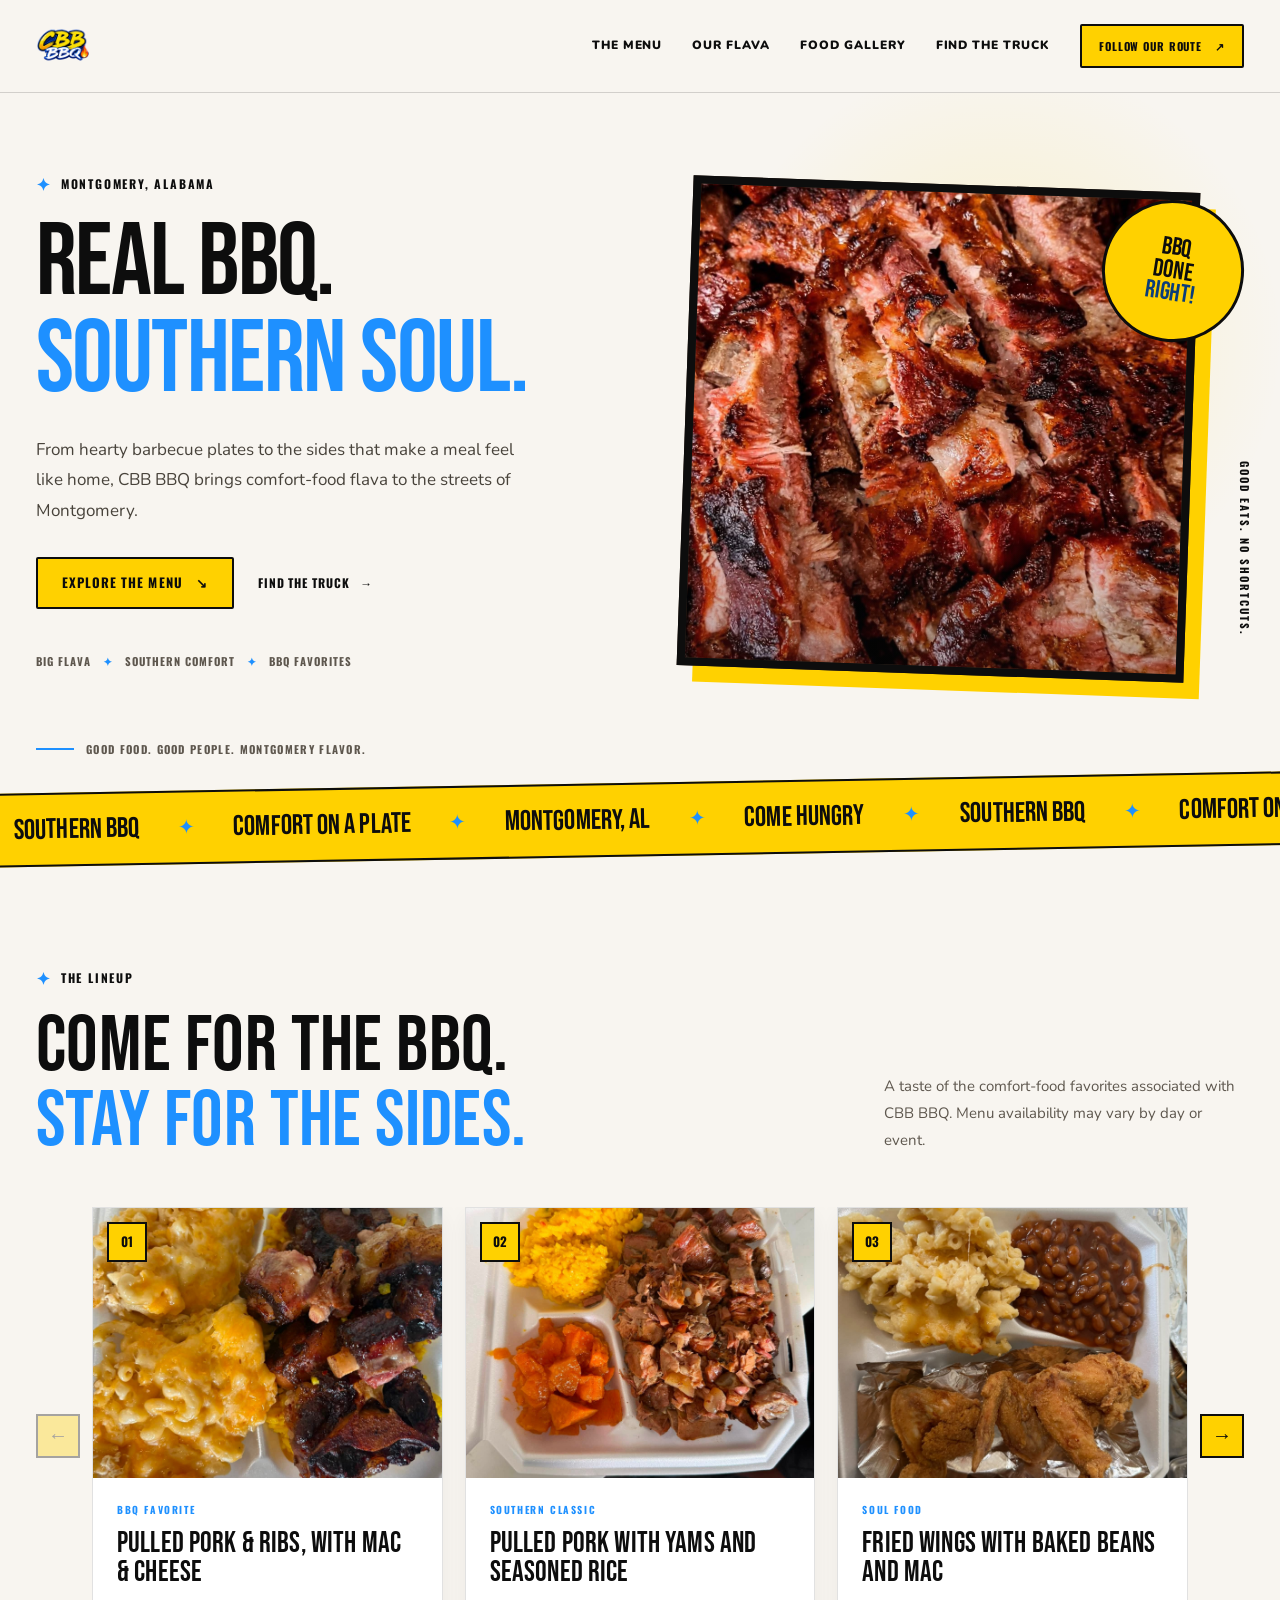
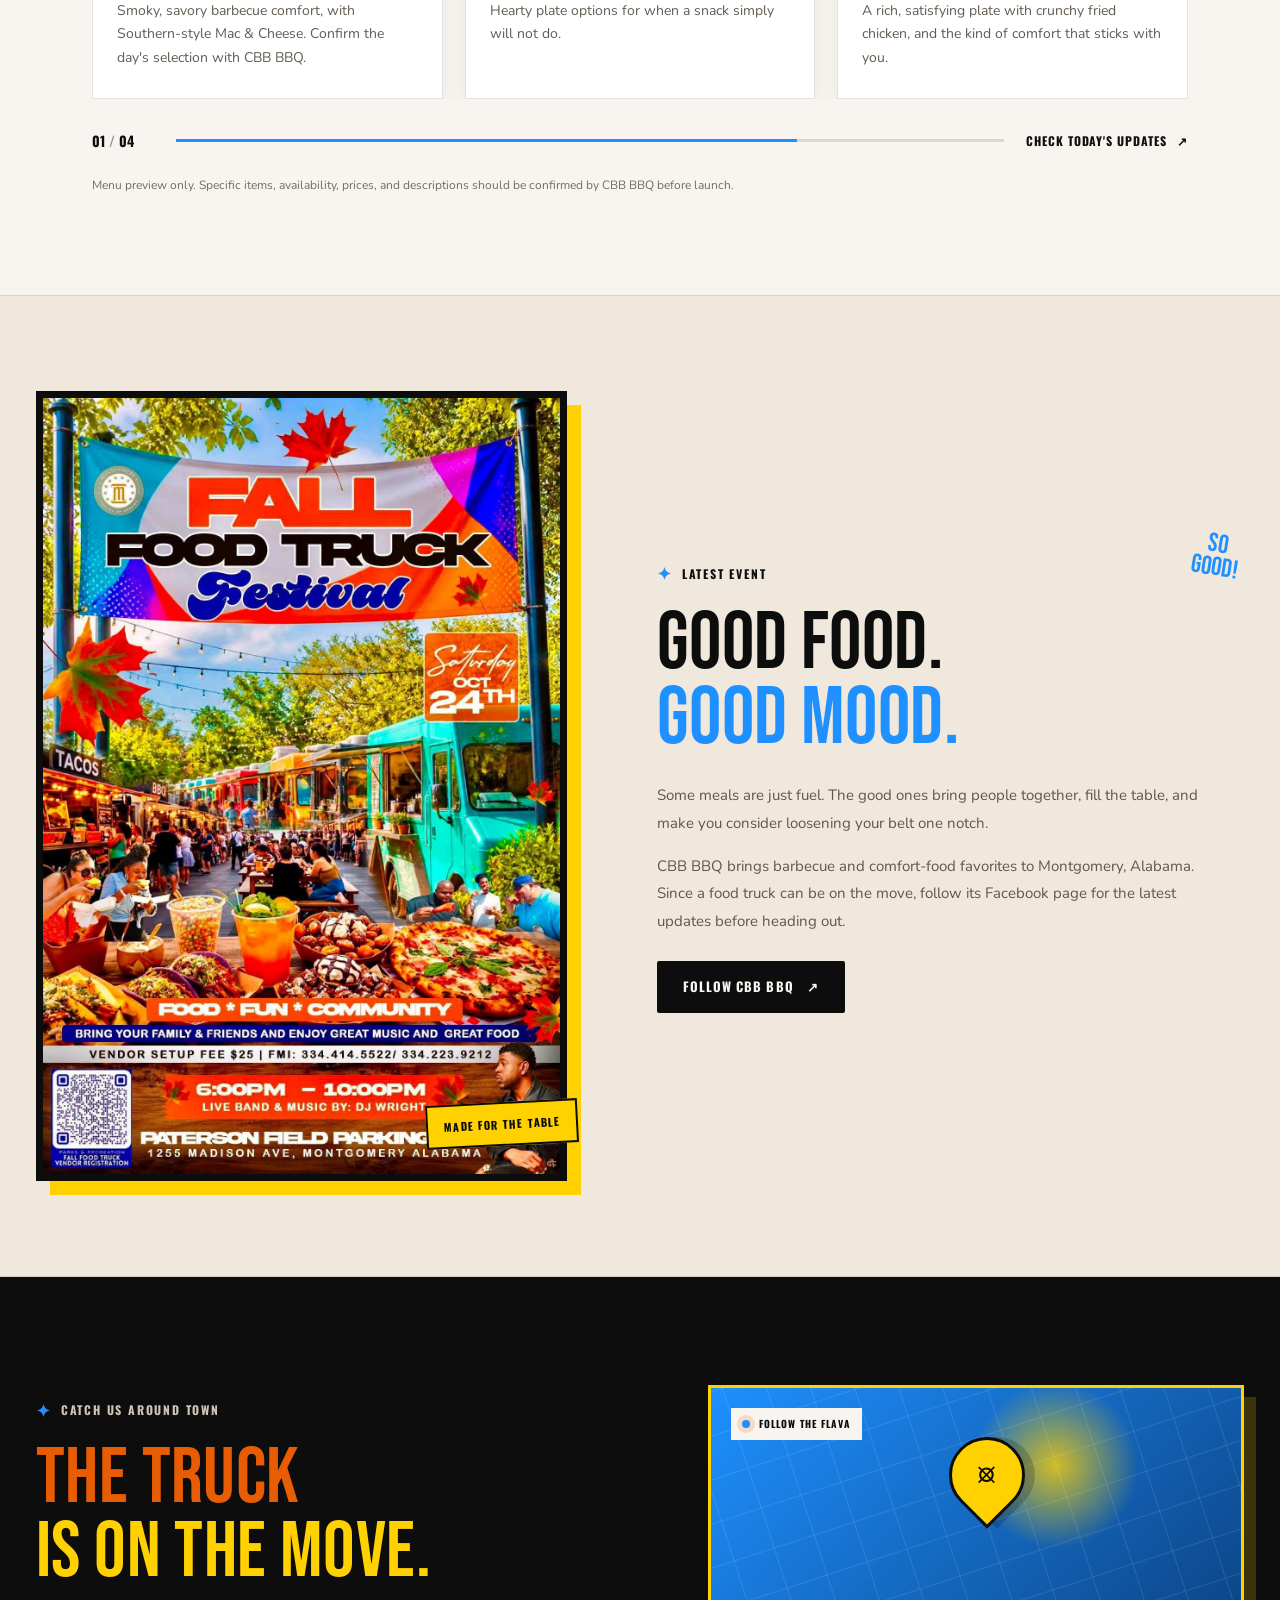
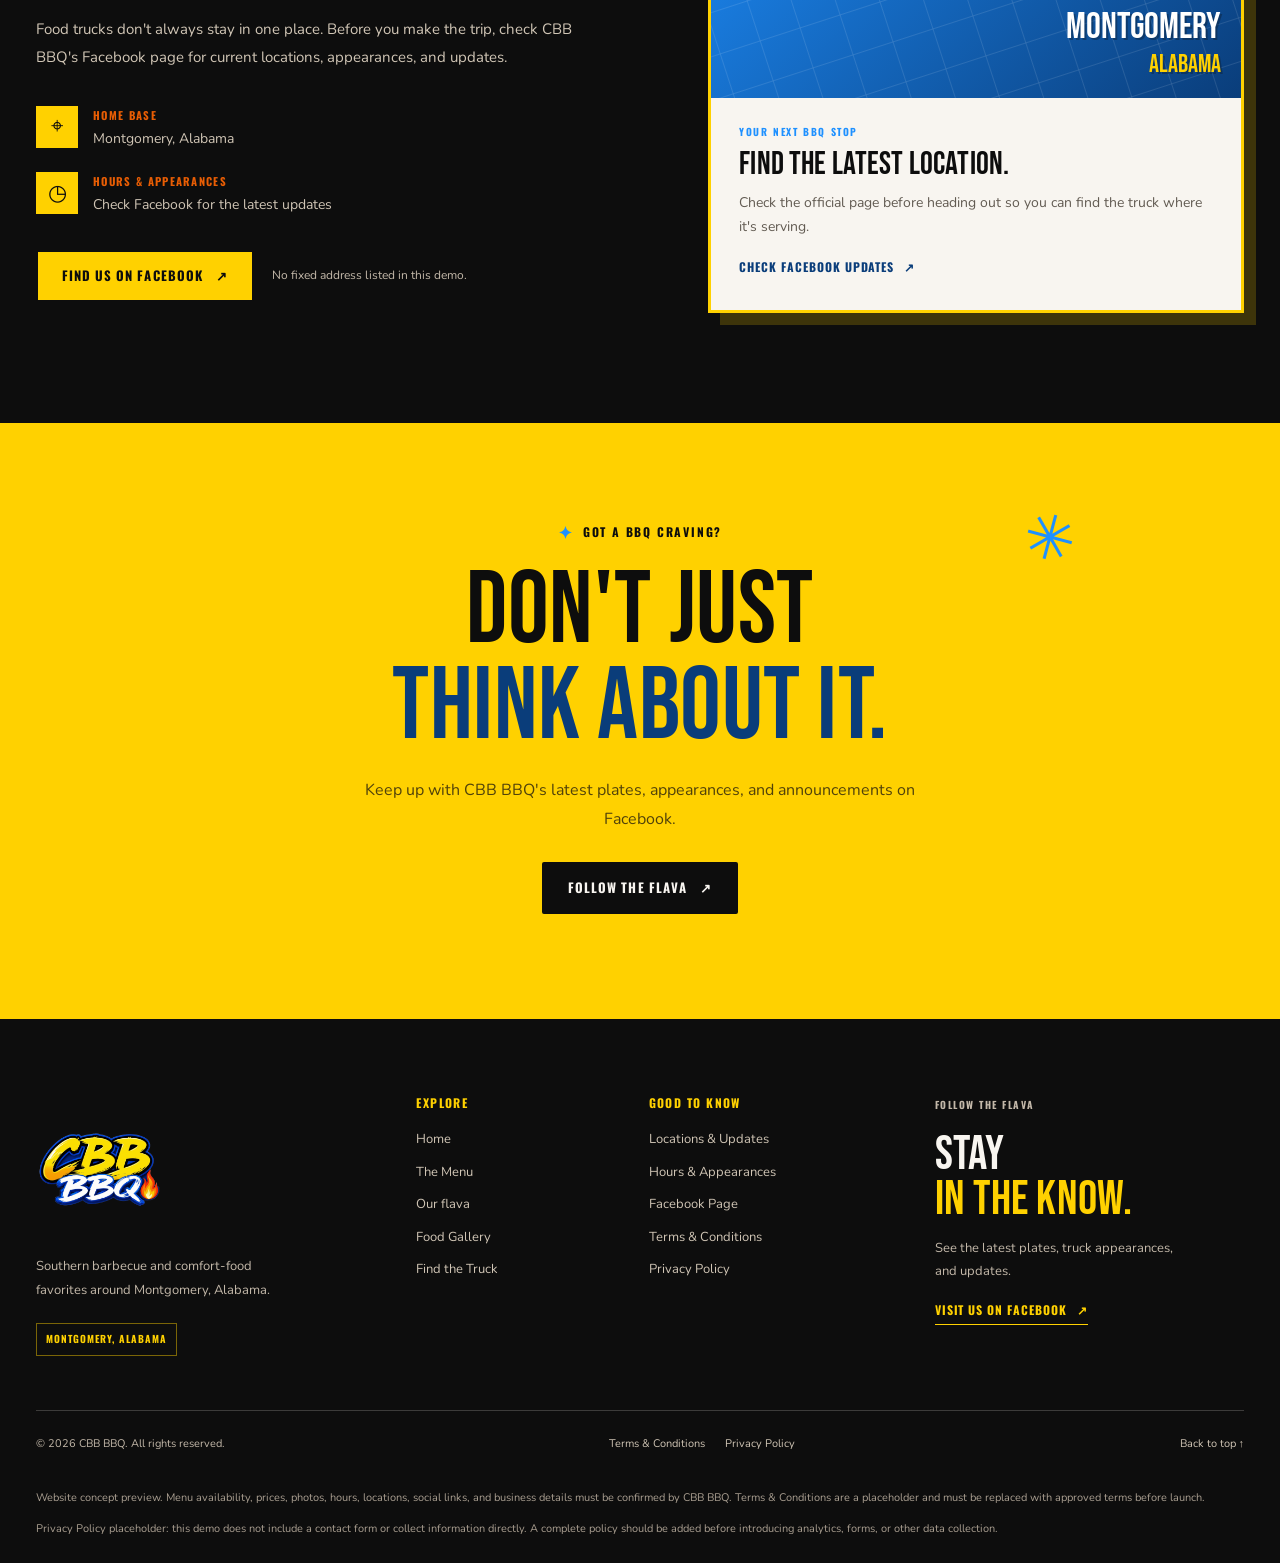
<file: public/index.html>
<!DOCTYPE html>
<html lang="en">
<head>
    <meta charset="UTF-8">
    <meta name="viewport" content="width=device-width, initial-scale=1.0">
    <meta name="description"
        content="Discover CBB BBQ in Montgomery, Alabama. Explore Southern barbecue favorites, comfort-food sides, and follow Facebook for food truck updates and locations.">
    <meta name="theme-color" content="#FFD100">
    
    <meta property="og:type" content="website">
    <meta property="og:title" content="CBB BBQ | Montgomery, Alabama">
    <meta property="og:description"
        content="Big barbecue flavor, Southern comfort, and CBB BBQ on the move in Montgomery, Alabama.">
    <!-- Add the live preview URL and approved social-preview image before publishing. -->
    <!-- <meta property="og:url" content="https://your-live-preview-url.example"> -->
    <!-- <meta property="og:image" content="./assets/img/cbb-social-preview.jpg"> -->

    <title>CBB BBQ | Southern BBQ in Montgomery, Alabama</title>

    <link rel="stylesheet" href="styles.css">
    <link rel="stylesheet" href="media.css">

    <link rel="icon" href="./assets/img/cbbBrandLogo.png">

    <link rel="preconnect" href="https://fonts.googleapis.com">
    <link rel="preconnect" href="https://fonts.gstatic.com" crossorigin>
    <link
        href="https://fonts.googleapis.com/css2?family=Bebas+Neue&family=Nunito:ital,wght@0,200..1000;1,200..1000&family=Oswald:wght@200..700&display=swap"
        rel="stylesheet">

    <script src="index.js" defer></script>
</head>
<body>
    <!-- ==== Navigation ==== -->
    <header class="site-header">
        <div class="nav-container">
            <a class="brand-mark" href="#heroSection" aria-label="CBB BBQ home">
                <!-- Replace with CBB BBQ's official logo file when available. -->
                <span  aria-hidden="true"><img class="brand-mark-logo" src="./assets/img/cbbBrandLogo.png" alt="CBB BBQ brand logo"></span>
            </a>

            <button class="nav-toggle" type="button" aria-label="Open navigation"
                aria-expanded="false" aria-controls="primaryNavigation">
                <span></span><span></span><span></span>
            </button>

            <nav class="primary-navigation" id="primaryNavigation" aria-label="Main navigation">
                <a href="#menuSection">The Menu</a>
                <a href="#storySection">Our Flava</a>
                <a href="#impressionMarqueeSection">Food Gallery</a>
                <a href="#findUsSection">Find the Truck</a>
                <a class="button button-nav" href="#findUsSection">Follow Our Route <span aria-hidden="true">↗</span></a>
            </nav>
        </div>
    </header>

    <main>
        <!-- ==== Hero Section ==== -->
        <section id="heroSection">
            <div class="hero-container">
                <div class="hero-copy">
                    <p class="eyebrow"><span class="eyebrow-flame" aria-hidden="true">✦</span> MONTGOMERY, ALABAMA</p>
                    <h1>REAL BBQ.<br><span>SOUTHERN SOUL.</span></h1>
                    <p class="hero-description">From hearty barbecue plates to the sides that make a meal feel like home, CBB BBQ brings comfort-food flava to the streets of Montgomery.</p>
                    <div class="hero-actions">
                        <a class="button button-primary" href="#menuSection">Explore the Menu <span aria-hidden="true">↘</span></a>
                        <a class="text-link" href="#findUsSection">Find the truck <span aria-hidden="true">→</span></a>
                    </div>
                    <div class="hero-stamp" aria-label="Big flavor, Southern comfort, BBQ favorites">
                        <span>BIG FLAVA</span><span class="stamp-star">✦</span><span>SOUTHERN COMFORT</span><span class="stamp-star">✦</span><span>BBQ FAVORITES</span>
                    </div>
                </div>

                <div class="hero-art" aria-label="Barbecue food showcase">
                    <div class="hero-image-frame">
                        <!-- Temporary stock image for the concept. Replace with a CBB BBQ photo if preferred. -->
                        <img src="./assets/img/bbqPieces.jpg"
                             alt="Smoky barbecue ribs served with a savory glaze" fetchpriority="high">
                    </div>
                    <div class="hero-burst" aria-hidden="true">BBQ<br>DONE<br><span>RIGHT!</span></div>
                    <div class="hero-side-note">GOOD EATS. NO SHORTCUTS.</div>
                </div>
                <div class="hero-bottom-note"><span class="note-line"></span> GOOD FOOD. GOOD PEOPLE. MONTGOMERY FLAVOR.</div>
            </div>
        </section>

        <!-- ==== Flavor Marquee Section ==== -->
        <section id="flavorMarqueeSection" aria-label="CBB BBQ flavor highlights">
            <div class="flavor-marquee-track">
                <div class="flavor-marquee-content">
                    <span>SOUTHERN BBQ</span><span class="marquee-star">✦</span>
                    <span>COMFORT ON A PLATE</span><span class="marquee-star">✦</span>
                    <span>MONTGOMERY, AL</span><span class="marquee-star">✦</span>
                    <span>COME HUNGRY</span><span class="marquee-star">✦</span>
                </div>
                <div class="flavor-marquee-content" aria-hidden="true">
                    <span>SOUTHERN BBQ</span><span class="marquee-star">✦</span>
                    <span>COMFORT ON A PLATE</span><span class="marquee-star">✦</span>
                    <span>MONTGOMERY, AL</span><span class="marquee-star">✦</span>
                    <span>COME HUNGRY</span><span class="marquee-star">✦</span>
                </div>
            </div>
        </section>

        <!-- ==== Menu / Food Carousel Section ==== -->
        <section id="menuSection">
            <div class="menu-container">
                <div class="section-heading menu-heading">
                    <div>
                        <p class="eyebrow"><span class="eyebrow-flame" aria-hidden="true">✦</span> THE LINEUP</p>
                        <h2>COME FOR THE BBQ.<br><span>STAY FOR THE SIDES.</span></h2>
                    </div>
                    <p class="section-intro">A taste of the comfort-food favorites associated with CBB BBQ. Menu availability may vary by day or event.</p>
                </div>

                <div class="menu-carousel">
                    <button class="carousel-arrow carousel-prev" type="button" aria-label="Previous menu items">←</button>
                    <div class="menu-carousel-window">
                        <div class="menu-carousel-track">
                            <article class="menu-card">
                                <div class="menu-card-image">
                                    <img src="./assets/img/bbqMac.jpg" alt="Boneless BBQ bites with Mac & Cheese" loading="lazy">
                                    <span class="menu-card-number">01</span>
                                </div>
                                <div class="menu-card-copy"><p class="card-kicker">BBQ FAVORITE</p><h3>Pulled Pork & Ribs, with Mac & Cheese</h3><p>Smoky, savory barbecue comfort, with Southern-style Mac & Cheese. Confirm the day's selection with CBB BBQ.</p></div>
                            </article>
                            <article class="menu-card">
                                <div class="menu-card-image">
                                    <img src="./assets/img/bbqYammyRice.jpg" alt="Seasoned chicken prepared for a hearty meal" loading="lazy">
                                    <span class="menu-card-number">02</span>
                                </div>
                                <div class="menu-card-copy"><p class="card-kicker">SOUTHERN CLASSIC</p><h3>Pulled Pork with Yams and Seasoned Rice</h3><p>Hearty plate options for when a snack simply will not do.</p></div>
                            </article>
                            <article class="menu-card">
                                <div class="menu-card-image">
                                    <img src="./assets/img/bbqWings.jpg" alt="Comforting fried chicken dish served warm" loading="lazy">
                                    <span class="menu-card-number">03</span>
                                </div>
                                <div class="menu-card-copy"><p class="card-kicker">SOUL FOOD</p><h3>Fried Wings with Baked Beans and Mac</h3><p>A rich, satisfying plate with crunchy fried chicken, and the kind of comfort that sticks with you.</p></div>
                            </article>
                            <article class="menu-card">
                                <div class="menu-card-image">
                                    <img src="./assets/img/bbqCabbage.jpg" alt="Colorful side dishes served family style" loading="lazy">
                                    <span class="menu-card-number">04</span>
                                </div>
                                <div class="menu-card-copy"><p class="card-kicker">THE SIDEKICKS</p><h3>Cabbage & Baked Beans</h3><p>Classic sides that help turn a good plate into a full Southern spread.</p></div>
                            </article>
                        </div>
                    </div>
                    <button class="carousel-arrow carousel-next" type="button" aria-label="Next menu items">→</button>
                </div>
                <div class="carousel-footer">
                    <span class="carousel-status">01 <span>/</span> 06</span>
                    <div class="carousel-progress" aria-hidden="true"><span></span></div>
                    <a class="text-link" href="#findUsSection">Check today's updates <span aria-hidden="true">↗</span></a>
                </div>
                <p class="menu-disclaimer">Menu preview only. Specific items, availability, prices, and descriptions should be confirmed by CBB BBQ before launch.</p>
            </div>
        </section>

        <!-- ==== Story / Brand Section ==== -->
        <section id="storySection">
            <div class="story-container">
                <div class="story-image-wrap">
                    <!-- Temporary stock image; replace with an approved photo from CBB BBQ's Facebook page. -->
                    <img src="./assets/img/foodtruckEvent.jpg" alt="Barbecue meal prepared for sharing" loading="lazy">
                    <span class="story-image-label">MADE FOR THE TABLE</span>
                </div>
                <div class="story-copy">
                    <p class="eyebrow"><span class="eyebrow-flame" aria-hidden="true">✦</span>Latest Event</p>
                    <h2>GOOD FOOD.<br><span>GOOD MOOD.</span></h2>
                    <p>Some meals are just fuel. The good ones bring people together, fill the table, and make you consider loosening your belt one notch.</p>
                    <p>CBB BBQ brings barbecue and comfort-food favorites to Montgomery, Alabama. Since a food truck can be on the move, follow its Facebook page for the latest updates before heading out.</p>
                    <a class="button button-dark" href="https://www.facebook.com/profile.php?id=61580256716660&sk=photos">Follow CBB BBQ <span aria-hidden="true">↗</span></a>
                    <div class="story-doodle" aria-hidden="true">SO<br>GOOD!</div>
                </div>
            </div>
        </section>



        <!-- ==== Food Truck Updates Section ==== -->
        <section id="findUsSection">
            <div class="visit-container">
                <div class="visit-copy">
                    <p class="eyebrow"><span class="eyebrow-flame" aria-hidden="true">✦</span> CATCH US AROUND TOWN</p>
                    <h2>THE TRUCK<br><span>IS ON THE MOVE.</span></h2>
                    <p>Food trucks don't always stay in one place. Before you make the trip, check CBB BBQ's Facebook page for current locations, appearances, and updates.</p>
                    <div class="visit-details">
                        <div class="visit-detail">
                            <span class="detail-icon" aria-hidden="true">⌖</span>
                            <div><strong>HOME BASE</strong><span>Montgomery, Alabama</span></div>
                        </div>
                        <div class="visit-detail">
                            <span class="detail-icon" aria-hidden="true">◷</span>
                            <div><strong>HOURS & APPEARANCES</strong><span>Check Facebook for the latest updates</span></div>
                        </div>
                    </div>
                    <div class="visit-actions">
                        <!-- TODO: Replace with the official CBB BBQ Facebook page URL. -->
                        <a class="button button-primary" href="https://www.facebook.com/profile.php?id=61580256716660&sk=photos">Find Us on Facebook <span aria-hidden="true">↗</span></a>
                        <span class="visit-note">No fixed address listed in this demo.</span>
                    </div>
                </div>
                <div class="visit-map-card">
                    <div class="map-card-art">
                        <div class="map-grid" aria-hidden="true"></div>
                        <div class="map-pin" aria-hidden="true">⌖</div>
                        <div class="map-card-label"><span class="map-pulse"></span> FOLLOW THE FLAVA</div>
                        <div class="map-card-city">MONTGOMERY<br><span>ALABAMA</span></div>
                    </div>
                    <div class="map-card-copy">
                        <p class="card-kicker">YOUR NEXT BBQ STOP</p>
                        <h3>Find the latest location.</h3>
                        <p>Check the official page before heading out so you can find the truck where it's serving.</p>
                        <a class="text-link" href="https://www.facebook.com/profile.php?id=61580256716660&sk=photos">Check Facebook updates <span aria-hidden="true">↗</span></a>
                    </div>
                </div>
            </div>
        </section>

        <!-- ==== Order / Contact CTA Section ==== -->
        <section id="orderSection">
            <div class="order-container">
                <p class="eyebrow"><span class="eyebrow-flame" aria-hidden="true">✦</span> GOT A BBQ CRAVING?</p>
                <h2>DON'T JUST<br><span>THINK ABOUT IT.</span></h2>
                <p>Keep up with CBB BBQ's latest plates, appearances, and announcements on Facebook.</p>
                <a class="button button-dark" href="https://www.facebook.com/profile.php?id=61580256716660&sk=photos">Follow the flava <span aria-hidden="true">↗</span></a>
                <div class="order-spark" aria-hidden="true">✳</div>
            </div>
        </section>
    </main>

    <!-- ==== Footer ==== -->
    <footer id="footerSection">
        <div class="footer-container">
            <div class="footer-main">
                <div class="footer-brand">
                    <a class="brand-mark footer-brand-mark" href="#heroSection" aria-label="CBB BBQ home">
                        <span  aria-hidden="true"><img class="brand-mark-logo" src="./assets/img/cbbBrandLogo.png" alt="Brand Logo of CBB BBQ"></span>
                    </a>
                    <p>Southern barbecue and comfort-food favorites around Montgomery, Alabama.</p>
                    <span class="footer-location-tag">MONTGOMERY, ALABAMA</span>
                </div>
                <div class="footer-nav-group">
                    <h3>EXPLORE</h3>
                    <a href="#heroSection">Home</a>
                    <a href="#menuSection">The Menu</a>
                    <a href="#storySection">Our flava</a>
                    <a href="#impressionMarqueeSection">Food Gallery</a>
                    <a href="#findUsSection">Find the Truck</a>
                </div>
                <div class="footer-nav-group">
                    <h3>GOOD TO KNOW</h3>
                    <a href="#findUsSection">Locations & Updates</a>
                    <a href="#findUsSection">Hours & Appearances</a>
                    <a href="https://www.facebook.com/profile.php?id=61580256716660&sk=photos">Facebook Page</a>
                    <a href="#termsNotice" data-policy-link="terms">Terms & Conditions</a>
                    <a href="#privacyNotice" data-policy-link="privacy">Privacy Policy</a>
                </div>
                <div class="footer-contact">
                    <p class="eyebrow">FOLLOW THE FLAVA</p>
                    <h2>STAY<br><span>IN THE KNOW.</span></h2>
                    <p>See the latest plates, truck appearances, and updates.</p>
                    <!-- TODO: Replace href with CBB BBQ's verified Facebook page URL. -->
                    <a class="footer-social-link" id="facebookLink" href="https://www.facebook.com/profile.php?id=61580256716660&sk=photos" target="_blank" rel="noopener noreferrer">Visit us on Facebook <span aria-hidden="true">↗</span></a>
                </div>
            </div>

            <div class="footer-bottom">
                <p>© <span id="currentYear">2026</span> CBB BBQ. All rights reserved.</p>
                <div class="footer-legal">
                    <a href="#termsNotice" data-policy-link="terms">Terms & Conditions</a>
                    <a href="#privacyNotice" data-policy-link="privacy">Privacy Policy</a>
                </div>
                <a class="back-to-top" href="#heroSection">Back to top ↑</a>
            </div>

            <p class="footer-demo-note" id="termsNotice">Website concept preview. Menu availability, prices, photos, hours, locations, social links, and business details must be confirmed by CBB BBQ. Terms & Conditions are a placeholder and must be replaced with approved terms before launch.</p>
            <p class="footer-demo-note" id="privacyNotice">Privacy Policy placeholder: this demo does not include a contact form or collect information directly. A complete policy should be added before introducing analytics, forms, or other data collection.</p>
        </div>
    </footer>
</body>
</html>
</file>
<file: public/styles.css>
/* =========================================================
   CBB BBQ
   Desktop-first stylesheet
   ========================================================= */

:root {
    /* Primary – that screaming logo yellow */
    --theme-color: #FFD100;
    --dark-theme-color: #C9A000;

    /* Deep electric blue from the flames and “MENU” splash */
    --tertiary-theme-color: #1E90FF;
    --tertiary-dark-color: #0A3D7A;

    /* Warm smoke / charcoal accent for buttons and CTAs */
    --secondary-theme-color: #E85D04;
    --secondary-dark-color: #7A2E00;

    /* High-energy highlight (almost white-hot) */
    --accent-color: #fff3b0c2;
    --accent-dark-color: #D4A017;

    /* Interactive hover – keep it sunny */
    --hover-color: #FFE566;
    --hover-sec-color: #B8860B;

    /* Neutrals that actually work with food photos */
    --mono-color: #F8F5F0;
    --ohno-color: #0D0D0D;

    /* Fonts */
    --font-heading: "Bebas Neue", sans-serif;
    --font-body: "Nunito", sans-serif;
    --font-tertiary: "Oswald", sans-serif;

    --page-width: 1240px;
    --section-space: 108px;
    --header-height: 92px;
    --border-color: rgba(13, 13, 13, 0.16);
    --shadow-soft: 0 18px 45px rgba(13, 13, 13, 0.12);
}

* {
    box-sizing: border-box;
    scrollbar-width: auto;
    scrollbar-color: var(--theme-color) var(--mono-color);
}

*::-webkit-scrollbar { width: 16px; }
*::-webkit-scrollbar-track { background: var(--mono-color); }
*::-webkit-scrollbar-thumb {
    background-color: var(--theme-color);
    border-radius: 10px;
    border: 3px solid var(--mono-color);
}

html {
    scroll-behavior: smooth;
    scroll-padding-top: calc(var(--header-height) + 18px);
}

body {
    margin: 0;
    color: var(--ohno-color);
    background: var(--mono-color);
    font-family: var(--font-body);
    font-size: 16px;
    line-height: 1.65;
    overflow-x: hidden;
}

body.nav-open { overflow: hidden; }

img, video {
    display: block;
    max-width: 100%;
}

img { object-fit: cover; }

a {
    color: inherit;
    text-decoration: none;
}

button, input, textarea, select { font: inherit; }

button, a { -webkit-tap-highlight-color: transparent; }

button { cursor: pointer; }

button:focus-visible, a:focus-visible {
    outline: 3px solid var(--secondary-theme-color);
    outline-offset: 4px;
}

::selection {
    color: var(--ohno-color);
    background: var(--theme-color);
}

.site-header {
    position: sticky;
    top: 0;
    z-index: 1000;
    background: rgba(248, 245, 240, 0.96);
    border-bottom: 1px solid var(--border-color);
    backdrop-filter: blur(14px);
}

.nav-container {
    width: min(calc(100% - 72px), var(--page-width));
    min-height: var(--header-height);
    margin: 0 auto;
    display: flex;
    align-items: center;
    justify-content: space-between;
    gap: 36px;
}

.brand-mark {
    display: inline-flex;
    align-items: center;
    gap: 11px;
    flex-shrink: 0;
    text-decoration: none;
}



.brand-mark-logo {
    display: block;
    width: 100%;
    height: auto;
    max-height: 64px;
    object-fit: contain;
    object-position: left center;
    border-radius: 0;
}

.brand-mark-icon {
    width: 48px;
    height: 48px;
    display: grid;
    place-items: center;
    color: var(--ohno-color);
    background: var(--theme-color);
    border: 2px solid var(--ohno-color);
    box-shadow: 4px 4px 0 var(--ohno-color);
    font-family: var(--font-heading);
    font-size: 22px;
    line-height: 1;
    transform: rotate(-4deg);
}

.brand-mark-name {
    font-family: var(--font-heading);
    font-size: 28px;
    line-height: 0.95;
    letter-spacing: 0.02em;
}

.brand-mark-name strong {
    color: var(--tertiary-theme-color);
    font-weight: 400;
}

.primary-navigation {
    display: flex;
    align-items: center;
    justify-content: flex-end;
    gap: 30px;
}

.primary-navigation > a:not(.button) {
    position: relative;
    font-size: 12px;
    font-weight: 900;
    letter-spacing: 0.08em;
    text-transform: uppercase;
}

.primary-navigation > a:not(.button)::after {
    content: "";
    position: absolute;
    right: 0;
    bottom: -7px;
    left: 0;
    height: 2px;
    background: var(--tertiary-theme-color);
    transform: scaleX(0);
    transform-origin: left;
    transition: transform 180ms ease;
}

.primary-navigation > a:not(.button):hover::after { transform: scaleX(1); }

.nav-toggle {
    display: none;
    width: 46px;
    height: 46px;
    padding: 10px;
    align-items: center;
    justify-content: center;
    flex-direction: column;
    gap: 6px;
    color: var(--ohno-color);
    background: var(--theme-color);
    border: 2px solid var(--ohno-color);
    border-radius: 2px;
}

.nav-toggle span {
    width: 21px;
    height: 2px;
    background: currentColor;
    transition: transform 180ms ease, opacity 180ms ease;
}

.nav-toggle.is-active span:first-child { transform: translateY(8px) rotate(45deg); }
.nav-toggle.is-active span:nth-child(2) { opacity: 0; }
.nav-toggle.is-active span:last-child { transform: translateY(-8px) rotate(-45deg); }

.button {
    min-height: 52px;
    padding: 0 24px;
    display: inline-flex;
    align-items: center;
    justify-content: center;
    gap: 13px;
    border: 2px solid var(--ohno-color);
    border-radius: 2px;
    font-family: var(--font-tertiary);
    font-size: 13px;
    font-weight: 700;
    letter-spacing: 0.08em;
    text-transform: uppercase;
    transition: background 180ms ease, color 180ms ease, transform 180ms ease, box-shadow 180ms ease;
}

.button:hover {
    transform: translate(-2px, -2px);
    box-shadow: 4px 4px 0 var(--ohno-color);
}

.button-primary, .button-nav {
    color: var(--ohno-color);
    background: var(--theme-color);
}

.button-primary:hover, .button-nav:hover { background: var(--hover-color); }

.button-dark {
    color: var(--mono-color);
    background: var(--ohno-color);
}

.button-dark:hover {
    color: var(--ohno-color);
    background: var(--theme-color);
}

.button-nav {
    min-height: 44px;
    padding: 0 17px;
    font-size: 11px;
}

/* ==== Shared Typography ==== */

.eyebrow {
    margin: 0 0 18px;
    display: flex;
    align-items: center;
    gap: 9px;
    font-family: var(--font-tertiary);
    font-size: 12px;
    font-weight: 700;
    letter-spacing: 0.15em;
    text-transform: uppercase;
}

.eyebrow-flame { color: var(--tertiary-theme-color); font-size: 17px; }

h1, h2, h3, p { margin-top: 0; }

h1, h2, h3 {
    font-family: var(--font-heading);
    font-weight: 400;
    line-height: 0.94;
    letter-spacing: 0.005em;
}

h1 span, h2 span { color: var(--tertiary-theme-color); }

.text-link {
    display: inline-flex;
    align-items: center;
    gap: 10px;
    font-family: var(--font-tertiary);
    font-size: 12px;
    font-weight: 700;
    letter-spacing: 0.08em;
    text-transform: uppercase;
}

.text-link span, .text-link > span { transition: transform 180ms ease; }
.text-link:hover span { transform: translate(3px, -2px); }

/* ==== Hero Section ==== */

#heroSection {
    position: relative;
    background:
        radial-gradient(circle at 78% 36%, rgba(255, 209, 0, 0.17), transparent 26%),
        var(--mono-color);
}

.hero-container {
    position: relative;
    width: min(calc(100% - 72px), var(--page-width));
    min-height: 690px;
    margin: 0 auto;
    padding: 64px 0 82px;
    display: grid;
    grid-template-columns: 0.94fr 1.06fr;
    align-items: center;
    gap: 56px;
}

.hero-copy { position: relative; z-index: 2; padding-bottom: 18px; }

.hero-copy h1 {
    margin: 0;
    font-size: clamp(76px, 8vw, 112px);
    letter-spacing: -0.015em;
}

.hero-description {
    max-width: 480px;
    margin: 26px 0 30px;
    color: #48433B;
    font-size: 17px;
    line-height: 1.8;
}

.hero-actions {
    display: flex;
    align-items: center;
    flex-wrap: wrap;
    gap: 24px;
}

.hero-stamp {
    margin-top: 43px;
    display: flex;
    align-items: center;
    flex-wrap: wrap;
    gap: 12px;
    color: #5E574E;
    font-family: var(--font-tertiary);
    font-size: 11px;
    font-weight: 700;
    letter-spacing: 0.09em;
}

.stamp-star { color: var(--tertiary-theme-color); }

.hero-art {
    position: relative;
    min-height: 510px;
    display: flex;
    align-items: center;
    justify-content: center;
}

.hero-image-frame {
    position: relative;
    width: 83%;
    height: 490px;
    overflow: hidden;
    background: #39271C;
    border: 8px solid var(--ohno-color);
    box-shadow: 16px 16px 0 var(--theme-color);
    transform: rotate(2deg);
}

.hero-image-frame::after {
    content: "";
    position: absolute;
    inset: 0;
    background: linear-gradient(180deg, transparent 58%, rgba(13, 13, 13, 0.28));
    pointer-events: none;
}

.hero-image-frame img {
    width: 100%;
    height: 100%;
    object-fit: cover;
}

.hero-burst {
    position: absolute;
    top: 5%;
    right: 0;
    z-index: 2;
    width: 142px;
    height: 142px;
    display: flex;
    align-items: center;
    justify-content: center;
    flex-direction: column;
    color: var(--ohno-color);
    background: var(--theme-color);
    border: 3px solid var(--ohno-color);
    border-radius: 50%;
    font-family: var(--font-heading);
    font-size: 25px;
    line-height: 0.9;
    text-align: center;
    transform: rotate(9deg);
}

.hero-burst span { color: var(--tertiary-dark-color); }

.hero-side-note {
    position: absolute;
    right: -10px;
    bottom: 48px;
    writing-mode: vertical-rl;
    color: var(--ohno-color);
    font-family: var(--font-tertiary);
    font-size: 11px;
    font-weight: 700;
    letter-spacing: 0.18em;
}

.hero-bottom-note {
    position: absolute;
    right: 0;
    bottom: 25px;
    left: 0;
    display: flex;
    align-items: center;
    gap: 12px;
    color: #5E574E;
    font-family: var(--font-tertiary);
    font-size: 11px;
    font-weight: 700;
    letter-spacing: 0.12em;
}

.note-line { width: 38px; height: 2px; background: var(--tertiary-theme-color); }

/* ==== Flavor Marquee ==== */

#flavorMarqueeSection {
    overflow: hidden;
    color: var(--ohno-color);
    background: var(--theme-color);
    border-top: 2px solid var(--ohno-color);
    border-bottom: 2px solid var(--ohno-color);
    transform: rotate(-1deg) scale(1.01);
}

.flavor-marquee-track {
    width: max-content;
    display: flex;
    animation: flavor-scroll 28s linear infinite;
}

.flavor-marquee-content {
    display: flex;
    align-items: center;
    gap: 38px;
    padding: 18px 20px;
    white-space: nowrap;
}

.flavor-marquee-content span:not(.marquee-star) {
    font-family: var(--font-heading);
    font-size: 28px;
    line-height: 1;
}

.marquee-star { color: var(--tertiary-theme-color); font-size: 20px; }

@keyframes flavor-scroll {
    from { transform: translateX(0); }
    to { transform: translateX(-50%); }
}

/* ==== Menu / Food Carousel ==== */

#menuSection { padding: var(--section-space) 0 100px; }

.menu-container, .story-container, .reviews-container, .visit-container, .footer-container {
    width: min(calc(100% - 72px), var(--page-width));
    margin: 0 auto;
}

.section-heading {
    margin-bottom: 48px;
    display: flex;
    align-items: flex-end;
    justify-content: space-between;
    gap: 50px;
}

.section-heading h2, .reviews-heading h2, .visit-copy h2 {
    margin: 0;
    font-size: clamp(60px, 6.2vw, 86px);
}

.section-intro {
    max-width: 360px;
    margin: 0 0 5px;
    color: #5E574E;
    font-size: 15px;
    line-height: 1.8;
}

.menu-carousel {
    position: relative;
    margin-top: 10px;
}

.menu-carousel-window {
    margin: 0 56px;
    overflow: hidden;
}

.menu-carousel-track {
    display: flex;
    align-items: stretch;
    gap: 22px;
    transition: transform 420ms cubic-bezier(0.2, 0.75, 0.25, 1);
    will-change: transform;
}

.menu-card {
    min-width: calc((100% - 44px) / 3);
    overflow: hidden;
    background: #FFFFFF;
    border: 1px solid rgba(13, 13, 13, 0.12);
    box-shadow: 0 8px 24px rgba(13, 13, 13, 0.055);
}

.menu-card-image {
    position: relative;
    height: 270px;
    overflow: hidden;
    background: #D8C7B2;
}

.menu-card-image img {
    width: 100%;
    height: 100%;
    transition: transform 400ms ease;
}

.menu-card:hover .menu-card-image img { transform: scale(1.055); }

.menu-card-number {
    position: absolute;
    top: 14px;
    left: 14px;
    width: 40px;
    height: 40px;
    display: grid;
    place-items: center;
    color: var(--ohno-color);
    background: var(--theme-color);
    border: 2px solid var(--ohno-color);
    font-family: var(--font-tertiary);
    font-size: 13px;
    font-weight: 700;
}

.menu-card-copy { padding: 24px 24px 28px; }

.card-kicker {
    margin: 0 0 10px;
    color: var(--tertiary-theme-color);
    font-family: var(--font-tertiary);
    font-size: 10px;
    font-weight: 700;
    letter-spacing: 0.16em;
    text-transform: uppercase;
}

.menu-card-copy h3 {
    margin: 0 0 12px;
    font-size: 29px;
    line-height: 1;
}

.menu-card-copy p:last-child {
    margin: 0;
    color: #625B52;
    font-size: 14px;
    line-height: 1.7;
}

.carousel-arrow {
    position: absolute;
    top: 42%;
    z-index: 3;
    width: 44px;
    height: 44px;
    display: grid;
    place-items: center;
    color: var(--ohno-color);
    background: var(--theme-color);
    border: 2px solid var(--ohno-color);
    font-size: 20px;
    transition: color 180ms ease, background 180ms ease;
}

.carousel-arrow:hover { color: var(--mono-color); background: var(--ohno-color); }
.carousel-prev { left: 0; }
.carousel-next { right: 0; }
.carousel-arrow:disabled { opacity: 0.35; cursor: not-allowed; }

.carousel-footer {
    margin: 30px 56px 0;
    display: flex;
    align-items: center;
    gap: 22px;
}

.carousel-status {
    min-width: 62px;
    font-family: var(--font-tertiary);
    font-size: 14px;
    font-weight: 700;
}

.carousel-status span { color: #93897C; }

.carousel-progress {
    height: 3px;
    flex: 1;
    overflow: hidden;
    background: #DED6CB;
}

.carousel-progress span {
    width: 16.666%;
    height: 100%;
    display: block;
    background: var(--tertiary-theme-color);
    transition: width 250ms ease;
}

.menu-disclaimer {
    margin: 24px 56px 0;
    color: #746B60;
    font-size: 12px;
    line-height: 1.6;
}

/* ==== Story / Brand Section ==== */

#storySection {
    padding: 95px 0;
    background: #F0E8DC;
    border-top: 1px solid rgba(13, 13, 13, 0.1);
    border-bottom: 1px solid rgba(13, 13, 13, 0.1);
}

.story-container {
    display: grid;
    grid-template-columns: 0.95fr 1.05fr;
    align-items: center;
    gap: 90px;
}

.story-image-wrap {
    position: relative;
    height: 100%;
    background: #C9B49C;
    border: 7px solid var(--ohno-color);
    box-shadow: 14px 14px 0 var(--theme-color);
}

.story-image-wrap img { width: 100%; height: 100%; }

.story-image-label {
    position: absolute;
    right: -18px;
    bottom: 28px;
    padding: 11px 16px;
    color: var(--ohno-color);
    background: var(--theme-color);
    border: 2px solid var(--ohno-color);
    font-family: var(--font-tertiary);
    font-size: 11px;
    font-weight: 700;
    letter-spacing: 0.1em;
    transform: rotate(-3deg);
}

.story-copy { position: relative; }

.story-copy h2 {
    margin: 0 0 25px;
    font-size: clamp(62px, 6.3vw, 88px);
}

.story-copy > p:not(.eyebrow) {
    max-width: 570px;
    color: #5E574E;
    font-size: 15px;
    line-height: 1.85;
}

.story-copy .button { margin-top: 10px; }

.story-doodle {
    position: absolute;
    top: -26px;
    right: 5px;
    color: var(--tertiary-theme-color);
    font-family: var(--font-heading);
    font-size: 26px;
    line-height: 0.9;
    text-align: center;
    transform: rotate(9deg);
}

/* ==== Food Truck Photo Gallery ==== */

.section-impression-marquee {
    padding: 100px 0 110px;
    overflow: hidden;
}

.impression-heading {
    width: min(calc(100% - 72px), var(--page-width));
    margin: 0 auto 48px;
}

.impression-heading h2 {
    margin: 0 0 18px;
    font-size: clamp(62px, 6.5vw, 88px);
}

.impression-heading > p:last-child {
    max-width: 540px;
    margin: 0;
    color: #625B52;
    font-size: 15px;
    line-height: 1.8;
}

.impression-marquee { width: 100%; overflow: hidden; }

.impression-marquee-track {
    width: max-content;
    display: flex;
    gap: 22px;
    padding: 8px 0 20px;
    animation: gallery-drift 38s linear infinite;
}

.impression-marquee:hover .impression-marquee-track { animation-play-state: paused; }

@keyframes gallery-drift {
    from { transform: translateX(0); }
    to { transform: translateX(-45%); }
}

.impression-photo {
    position: relative;
    width: 330px;
    height: 255px;
    margin: 0;
    overflow: hidden;
    background: #D8C7B2;
    border: 4px solid var(--ohno-color);
}

.impression-photo img {
    width: 100%;
    height: 100%;
    transition: transform 350ms ease;
}

.impression-photo:hover img { transform: scale(1.06); }

.impression-photo figcaption {
    position: absolute;
    right: 12px;
    bottom: 12px;
    left: 12px;
    padding: 10px 12px;
    color: var(--ohno-color);
    background: var(--theme-color);
    font-family: var(--font-tertiary);
    font-size: 12px;
    font-weight: 700;
    letter-spacing: 0.1em;
    text-align: center;
}

.gallery-link-wrap {
    margin-top: 28px;
    display: flex;
    justify-content: center;
}

/* ==== Find the Truck Section ==== */

#findUsSection {
    padding: var(--section-space) 0;
    background: var(--ohno-color);
    color: var(--secondary-theme-color);
}

.visit-container {
    display: grid;
    grid-template-columns: 1.05fr 0.95fr;
    align-items: center;
    gap: 80px;
}

.visit-copy .eyebrow { color: #D0C5B5; }

.visit-copy h2 { margin-bottom: 25px; }
.visit-copy h2 span { color: var(--theme-color); }

.visit-copy > p:not(.eyebrow) {
    max-width: 570px;
    color: #D0C5B5;
    font-size: 15px;
    line-height: 1.85;
}

.visit-details {
    margin: 34px 0;
    display: flex;
    flex-direction: column;
    gap: 22px;
}

.visit-detail {
    display: flex;
    align-items: flex-start;
    gap: 15px;
}

.detail-icon {
    width: 42px;
    height: 42px;
    flex-shrink: 0;
    display: grid;
    place-items: center;
    color: var(--ohno-color);
    background: var(--theme-color);
    font-size: 22px;
}

.visit-detail strong, .visit-detail span:not(.detail-icon) { display: block; }

.visit-detail strong {
    margin-bottom: 3px;
    font-family: var(--font-tertiary);
    font-size: 11px;
    letter-spacing: 0.12em;
}

.visit-detail div span {
    color: #D0C5B5;
    font-size: 14px;
}

.visit-actions {
    display: flex;
    align-items: center;
    flex-wrap: wrap;
    gap: 18px;
}

.visit-note { color: #C3B8A9; font-size: 12px; }

.visit-map-card {
    overflow: hidden;
    color: var(--ohno-color);
    background: var(--mono-color);
    border: 3px solid var(--theme-color);
    box-shadow: 12px 12px 0 rgba(255, 209, 0, 0.2);
}

.map-card-art {
    position: relative;
    height: 310px;
    overflow: hidden;
    background:
        radial-gradient(circle at 65% 25%, rgba(255, 209, 0, 0.8), transparent 20%),
        linear-gradient(135deg, #1E90FF 0%, #0A3D7A 100%);
}

.map-grid {
    position: absolute;
    inset: -50%;
    opacity: 0.22;
    background-image:
        linear-gradient(rgba(255,255,255,0.5) 1px, transparent 1px),
        linear-gradient(90deg, rgba(255,255,255,0.5) 1px, transparent 1px);
    background-size: 42px 42px;
    transform: rotate(-18deg);
}

.map-pin {
    position: absolute;
    top: 28%;
    left: 52%;
    width: 76px;
    height: 76px;
    display: grid;
    place-items: center;
    color: var(--ohno-color);
    background: var(--theme-color);
    border: 3px solid var(--ohno-color);
    border-radius: 50% 50% 50% 0;
    font-size: 42px;
    transform: translate(-50%, -50%) rotate(-45deg);
    box-shadow: 7px 7px 0 rgba(13, 13, 13, 0.2);
}

.map-pin::first-letter { transform: rotate(45deg); }

.map-card-label {
    position: absolute;
    top: 20px;
    left: 20px;
    display: flex;
    align-items: center;
    gap: 9px;
    padding: 8px 11px;
    color: var(--ohno-color);
    background: var(--mono-color);
    font-family: var(--font-tertiary);
    font-size: 10px;
    font-weight: 700;
    letter-spacing: 0.1em;
}

.map-pulse {
    width: 8px;
    height: 8px;
    border-radius: 50%;
    background: var(--tertiary-theme-color);
    box-shadow: 0 0 0 5px rgba(232, 93, 4, 0.18);
}

.map-card-city {
    position: absolute;
    right: 20px;
    bottom: 20px;
    color: #FFFFFF;
    font-family: var(--font-heading);
    font-size: 37px;
    line-height: 0.9;
    text-align: right;
    text-shadow: 2px 2px 0 rgba(13, 13, 13, 0.3);
}

.map-card-city span { color: var(--theme-color); font-size: 25px; }

.map-card-copy { padding: 26px 28px 30px; }
.map-card-copy h3 { margin: 0 0 10px; font-size: 32px; }
.map-card-copy > p:not(.card-kicker) { color: #625B52; font-size: 14px; line-height: 1.75; }
.map-card-copy .text-link { color: var(--tertiary-dark-color); }

/* ==== Order / Contact CTA ==== */

#orderSection {
    position: relative;
    padding: 95px 36px 105px;
    overflow: hidden;
    background: var(--theme-color);
    border-top: 2px solid var(--ohno-color);
    border-bottom: 2px solid var(--ohno-color);
    text-align: center;
}

.order-container { position: relative; width: min(100%, 780px); margin: 0 auto; }

.order-container .eyebrow { justify-content: center; }

.order-container h2 {
    margin: 0 0 20px;
    font-size: clamp(68px, 8vw, 104px);
}

.order-container h2 span { color: var(--tertiary-dark-color); }

.order-container > p:not(.eyebrow) {
    max-width: 550px;
    margin: 0 auto 28px;
    color: #51420A;
    font-size: 16px;
    line-height: 1.8;
}

.order-spark {
    position: absolute;
    top: -30px;
    right: -45px;
    color: var(--tertiary-theme-color);
    font-size: 62px;
    transform: rotate(15deg);
}

/* ==== Footer ==== */

#footerSection {
    padding: 76px 0 25px;
    color: var(--mono-color);
    background: var(--ohno-color);
}

.footer-main {
    padding-bottom: 54px;
    display: grid;
    grid-template-columns: 1.25fr 0.7fr 0.9fr 1.15fr;
    gap: 44px;
}


/* ==== Footer Brand Logo ==== */

.footer-brand-mark {
    max-width: 100%;
}

.footer-brand-mark .brand-mark-logo {
    max-width: 245px;
    max-height: 150px;
}

.footer-brand .brand-mark-name { color: var(--mono-color); }

.footer-brand > p, .footer-contact > p:not(.eyebrow) {
    max-width: 260px;
    color: #C3B8A9;
    font-size: 13px;
    line-height: 1.8;
}

.footer-location-tag {
    display: inline-block;
    margin-top: 8px;
    padding: 7px 9px;
    color: var(--theme-color);
    border: 1px solid rgba(255, 209, 0, 0.45);
    font-family: var(--font-tertiary);
    font-size: 10px;
    font-weight: 700;
    letter-spacing: 0.1em;
}

.footer-nav-group {
    display: flex;
    flex-direction: column;
    align-items: flex-start;
    gap: 11px;
}

.footer-nav-group h3 {
    margin: 0 0 10px;
    color: var(--theme-color);
    font-family: var(--font-tertiary);
    font-size: 12px;
    font-weight: 700;
    letter-spacing: 0.12em;
}

.footer-nav-group a {
    color: #D0C5B5;
    font-size: 13px;
    transition: color 160ms ease;
}

.footer-nav-group a:hover, .footer-legal a:hover, .back-to-top:hover { color: var(--theme-color); }

.footer-contact .eyebrow { color: #C3B8A9; font-size: 10px; }

.footer-contact h2 {
    margin: 0 0 15px;
    font-size: 48px;
}

.footer-contact h2 span { color: var(--theme-color); }

.footer-social-link {
    display: inline-flex;
    align-items: center;
    gap: 10px;
    padding-bottom: 5px;
    color: var(--theme-color);
    border-bottom: 1px solid var(--theme-color);
    font-family: var(--font-tertiary);
    font-size: 12px;
    font-weight: 700;
    letter-spacing: 0.08em;
    text-transform: uppercase;
}

.footer-bottom {
    padding: 24px 0;
    display: flex;
    align-items: center;
    justify-content: space-between;
    flex-wrap: wrap;
    gap: 20px;
    border-top: 1px solid rgba(248, 245, 240, 0.2);
}

.footer-bottom > p {
    margin: 0;
    color: #C3B8A9;
    font-size: 11px;
}

.footer-legal { display: flex; flex-wrap: wrap; gap: 20px; }
.footer-legal a, .back-to-top { color: #D0C5B5; font-size: 11px; }

.footer-demo-note {
    margin: 12px 0 0;
    color: #A99E90;
    font-size: 11px;
    line-height: 1.7;
}

.visually-hidden {
    position: absolute;
    width: 1px;
    height: 1px;
    padding: 0;
    margin: -1px;
    overflow: hidden;
    clip: rect(0, 0, 0, 0);
    white-space: nowrap;
    border: 0;
}

@media (prefers-reduced-motion: reduce) {
    *, *::before, *::after {
        scroll-behavior: auto !important;
        animation-duration: 0.01ms !important;
        animation-iteration-count: 1 !important;
        transition-duration: 0.01ms !important;
    }
}
</file>
<file: public/media.css>
/* =========================================================
   CBB BBQ
   Responsive stylesheet
   Desktop styles remain in styles.css.
   ========================================================= */

/* =========================================================
   TABLETS & SMALL LAPTOPS
   ========================================================= */

@media (max-width: 1100px) {
    :root { --section-space: 88px; }

    .nav-container {
        width: min(calc(100% - 48px), var(--page-width));
        gap: 22px;
    }

    .brand-mark-name { font-size: 25px; }
    .brand-mark-icon { width: 43px; height: 43px; font-size: 20px; }

    .primary-navigation { gap: 18px; }
    .primary-navigation > a:not(.button) { font-size: 11px; }
    .button-nav { padding: 0 13px; }

    .hero-container {
        width: min(calc(100% - 56px), var(--page-width));
        gap: 28px;
    }

    .hero-copy h1 { font-size: clamp(68px, 7.4vw, 92px); }
    .hero-art { min-height: 440px; }
    .hero-image-frame { width: 88%; height: 420px; }
    .hero-burst { right: 0; width: 125px; height: 125px; font-size: 22px; }
    .hero-side-note { right: -7px; font-size: 10px; }

    .menu-container, .story-container, .visit-container, .footer-container {
        width: min(calc(100% - 56px), var(--page-width));
    }

    .section-heading { gap: 35px; }
    .section-heading h2, .visit-copy h2 { font-size: clamp(54px, 6vw, 72px); }
    .menu-card { min-width: calc((100% - 22px) / 2); }
    .menu-card-image { height: 260px; }
    .menu-card-copy { padding: 20px; }
    .menu-card-copy h3 { font-size: 26px; }
    .menu-carousel-window { margin-right: 42px; margin-left: 42px; }
    .carousel-footer { margin-right: 42px; margin-left: 42px; }
    .menu-disclaimer { margin-right: 42px; margin-left: 42px; }

    .story-container { grid-template-columns: 1fr 1fr; gap: 52px; }
    .story-image-wrap { height: 430px; }
    .story-copy h2 { font-size: clamp(52px, 5.5vw, 70px); }
    .story-doodle { top: -35px; right: 0; font-size: 22px; }

    .visit-container { gap: 48px; }
    .map-card-art { height: 270px; }

    .footer-main { grid-template-columns: 1fr 1fr; gap: 42px 55px; }
}

/* =========================================================
   TABLETS & LARGE PHONES
   ========================================================= */

@media (max-width: 850px) {
    :root { --section-space: 76px; --header-height: 80px; }

    .nav-container {
        position: relative;
        width: calc(100% - 40px);
        min-height: var(--header-height);
        gap: 16px;
    }

    .brand-mark-icon { width: 42px; height: 42px; }
    .brand-mark-name { font-size: 25px; }

    .nav-toggle { display: flex; flex-shrink: 0; }

    .primary-navigation {
        position: absolute;
        top: 100%;
        right: -20px;
        left: -20px;
        z-index: 1001;
        display: none;
        align-items: stretch;
        flex-direction: column;
        justify-content: flex-start;
        gap: 0;
        padding: 12px 20px 22px;
        color: var(--ohno-color);
        background: var(--mono-color);
        border-bottom: 3px solid var(--ohno-color);
        box-shadow: 0 12px 18px rgba(13, 13, 13, 0.12);
    }

    .primary-navigation.is-open { display: flex; }

    .primary-navigation > a:not(.button) {
        padding: 14px 2px;
        font-size: 13px;
        border-bottom: 1px solid rgba(13, 13, 13, 0.12);
    }

    .primary-navigation > a:not(.button)::after { display: none; }
    .primary-navigation .button-nav { margin-top: 16px; align-self: stretch; min-height: 50px; }

    .hero-container {
        width: calc(100% - 48px);
        min-height: auto;
        padding: 60px 0 72px;
        grid-template-columns: 1fr;
        gap: 30px;
    }

    .hero-copy { padding-bottom: 0; }
    .hero-copy h1 { font-size: clamp(68px, 11vw, 96px); }
    .hero-description { max-width: 600px; margin: 24px 0 27px; font-size: 17px; }
    .hero-stamp { margin-top: 30px; }

    .hero-art { width: 100%; min-height: 420px; margin: 0 auto; }
    .hero-image-frame { width: min(82%, 500px); height: 390px; }
    .hero-burst { top: 1%; right: 5%; width: 120px; height: 120px; font-size: 21px; }
    .hero-side-note { right: 1%; bottom: 36px; }
    .hero-bottom-note { bottom: 22px; font-size: 10px; line-height: 1.6; }

    .flavor-marquee-content { gap: 26px; padding: 15px; }
    .flavor-marquee-content span:not(.marquee-star) { font-size: 23px; }

    .menu-container, .story-container, .visit-container, .footer-container {
        width: calc(100% - 48px);
    }

    .section-heading { align-items: flex-start; flex-direction: column; gap: 20px; }
    .section-heading h2, .visit-copy h2 { font-size: clamp(54px, 9vw, 76px); }
    .section-intro { max-width: 560px; margin: 0; }

    .menu-carousel { margin-top: 35px; }
    .menu-card { min-width: calc((100% - 18px) / 2); }
    .menu-card-image { height: 245px; }
    .menu-card-copy h3 { font-size: 24px; }
    .menu-carousel-window { margin-right: 32px; margin-left: 32px; }
    .carousel-arrow { width: 38px; height: 38px; }
    .carousel-footer { margin: 26px 32px 0; gap: 15px; }
    .menu-disclaimer { margin: 22px 32px 0; }

    .story-container { grid-template-columns: 1fr; gap: 42px; }
    .story-image-wrap { width: min(100%, 560px); height: 430px; margin: 0 auto; }
    .story-copy { max-width: 650px; }
    .story-copy h2 { font-size: clamp(54px, 9vw, 76px); }
    .story-doodle { top: 0; right: 5px; font-size: 24px; }

    .section-impression-marquee { padding: 76px 0 82px; }
    .impression-heading { width: calc(100% - 48px); margin-bottom: 36px; }
    .impression-heading h2 { font-size: clamp(50px, 8.5vw, 72px); }
    .impression-photo { width: 290px; height: 220px; }

    .visit-container { grid-template-columns: 1fr; gap: 42px; }
    .visit-copy { max-width: 650px; }
    .visit-map-card { width: 100%; max-width: 650px; }
    .map-card-art { height: 280px; }

    #orderSection { padding: 76px 24px 82px; }
    .order-container h2 { font-size: clamp(58px, 10vw, 88px); }
    .order-spark { top: -28px; right: 0; font-size: 42px; }

    .footer-main { grid-template-columns: 1fr 1fr; gap: 38px 45px; }
}

/* =========================================================
   MOBILE PHONES
   ========================================================= */

@media (max-width: 560px) {
    :root { --section-space: 64px; }

    body { font-size: 15px; }
    .nav-container { width: calc(100% - 32px); }
    .brand-mark { gap: 8px; }
    .brand-mark-icon { width: 38px; height: 38px; font-size: 18px; box-shadow: 3px 3px 0 var(--ohno-color); }
    .brand-mark-name { font-size: 23px; }
    .nav-toggle { width: 42px; height: 42px; }

    .hero-container { width: calc(100% - 36px); padding-top: 48px; gap: 20px; }
    .eyebrow { font-size: 10px; letter-spacing: 0.12em; }
    .hero-copy h1 { font-size: clamp(57px, 15vw, 78px); }
    .hero-description { margin: 20px 0 24px; font-size: 15px; line-height: 1.75; }
    .hero-actions { align-items: flex-start; flex-direction: column; gap: 17px; }
    .hero-stamp { gap: 8px; font-size: 9px; }
    .hero-art { min-height: 330px; }
    .hero-image-frame { width: 84%; height: 305px; border-width: 5px; box-shadow: 9px 9px 0 var(--theme-color); }
    .hero-burst { top: 0; right: 0; width: 92px; height: 92px; font-size: 17px; border-width: 2px; }
    .hero-side-note { right: -4px; bottom: 18px; font-size: 8px; }
    .hero-bottom-note { font-size: 8px; letter-spacing: 0.08em; }
    .note-line { width: 22px; flex-shrink: 0; }

    .flavor-marquee-content { gap: 18px; padding: 13px; }
    .flavor-marquee-content span:not(.marquee-star) { font-size: 19px; }

    .menu-container, .story-container, .visit-container, .footer-container { width: calc(100% - 36px); }
    .section-heading { margin-bottom: 32px; }
    .section-heading h2, .visit-copy h2 { font-size: clamp(46px, 12vw, 64px); }
    .section-intro { font-size: 14px; }

    .menu-carousel-window { margin-right: 0; margin-left: 0; }
    .menu-carousel-track { gap: 14px; }
    .menu-card { min-width: 100%; }
    .menu-card-image { height: 260px; }
    .menu-card-copy { padding: 21px; }
    .menu-card-copy h3 { font-size: 28px; }
    .carousel-arrow { top: 30%; width: 36px; height: 36px; }
    .carousel-prev { left: 8px; }
    .carousel-next { right: 8px; }
    .carousel-footer { margin: 24px 0 0; gap: 12px; flex-wrap: wrap; }
    .carousel-status { min-width: 52px; }
    .carousel-footer .text-link { margin-left: auto; font-size: 10px; }
    .menu-disclaimer { margin: 20px 0 0; }

    #storySection { padding: 65px 0; }
    .story-container { gap: 34px; }
    .story-image-wrap { height: 330px; border-width: 5px; box-shadow: 9px 9px 0 var(--theme-color); }
    .story-image-label { right: -9px; bottom: 18px; padding: 8px 10px; font-size: 9px; }
    .story-copy h2 { font-size: clamp(48px, 12vw, 65px); }
    .story-copy > p:not(.eyebrow) { font-size: 14px; }
    .story-doodle { top: -18px; right: 0; font-size: 19px; }

    .section-impression-marquee { padding: 64px 0 68px; }
    .impression-heading { width: calc(100% - 36px); margin-bottom: 28px; }
    .impression-heading h2 { font-size: clamp(47px, 12vw, 64px); }
    .impression-heading > p:last-child { font-size: 14px; }
    .impression-photo { width: 250px; height: 195px; border-width: 3px; }
    .impression-marquee-track { gap: 14px; }
    .impression-photo figcaption { right: 8px; bottom: 8px; left: 8px; padding: 8px; font-size: 10px; }

    .visit-details { margin: 26px 0; }
    .visit-actions { align-items: flex-start; flex-direction: column; }
    .visit-note { font-size: 11px; }
    .map-card-art { height: 230px; }
    .map-card-city { font-size: 30px; }
    .map-card-city span { font-size: 21px; }
    .map-pin { width: 62px; height: 62px; font-size: 34px; }
    .map-card-copy { padding: 22px; }
    .map-card-copy h3 { font-size: 29px; }

    #orderSection { padding: 65px 18px 72px; }
    .order-container h2 { font-size: clamp(48px, 12vw, 68px); }
    .order-container > p:not(.eyebrow) { font-size: 14px; }
    .order-spark { top: -28px; right: -3px; font-size: 32px; }

    #footerSection { padding-top: 58px; }
    .footer-main { grid-template-columns: 1fr 1fr; gap: 34px 22px; padding-bottom: 38px; }
    .footer-brand, .footer-contact { grid-column: 1 / -1; }
    .footer-brand > p, .footer-contact > p:not(.eyebrow) { max-width: 340px; }
    .footer-contact h2 { font-size: 43px; }
    .footer-nav-group h3 { font-size: 11px; }
    .footer-nav-group a { font-size: 12px; }
    .footer-bottom { align-items: flex-start; flex-direction: column; gap: 14px; }
    .footer-legal { gap: 14px; }
    .footer-demo-note { font-size: 10px; }
}

@media (prefers-reduced-motion: reduce) {
    .flavor-marquee-track, .impression-marquee-track { animation: none; }
}
</file>
